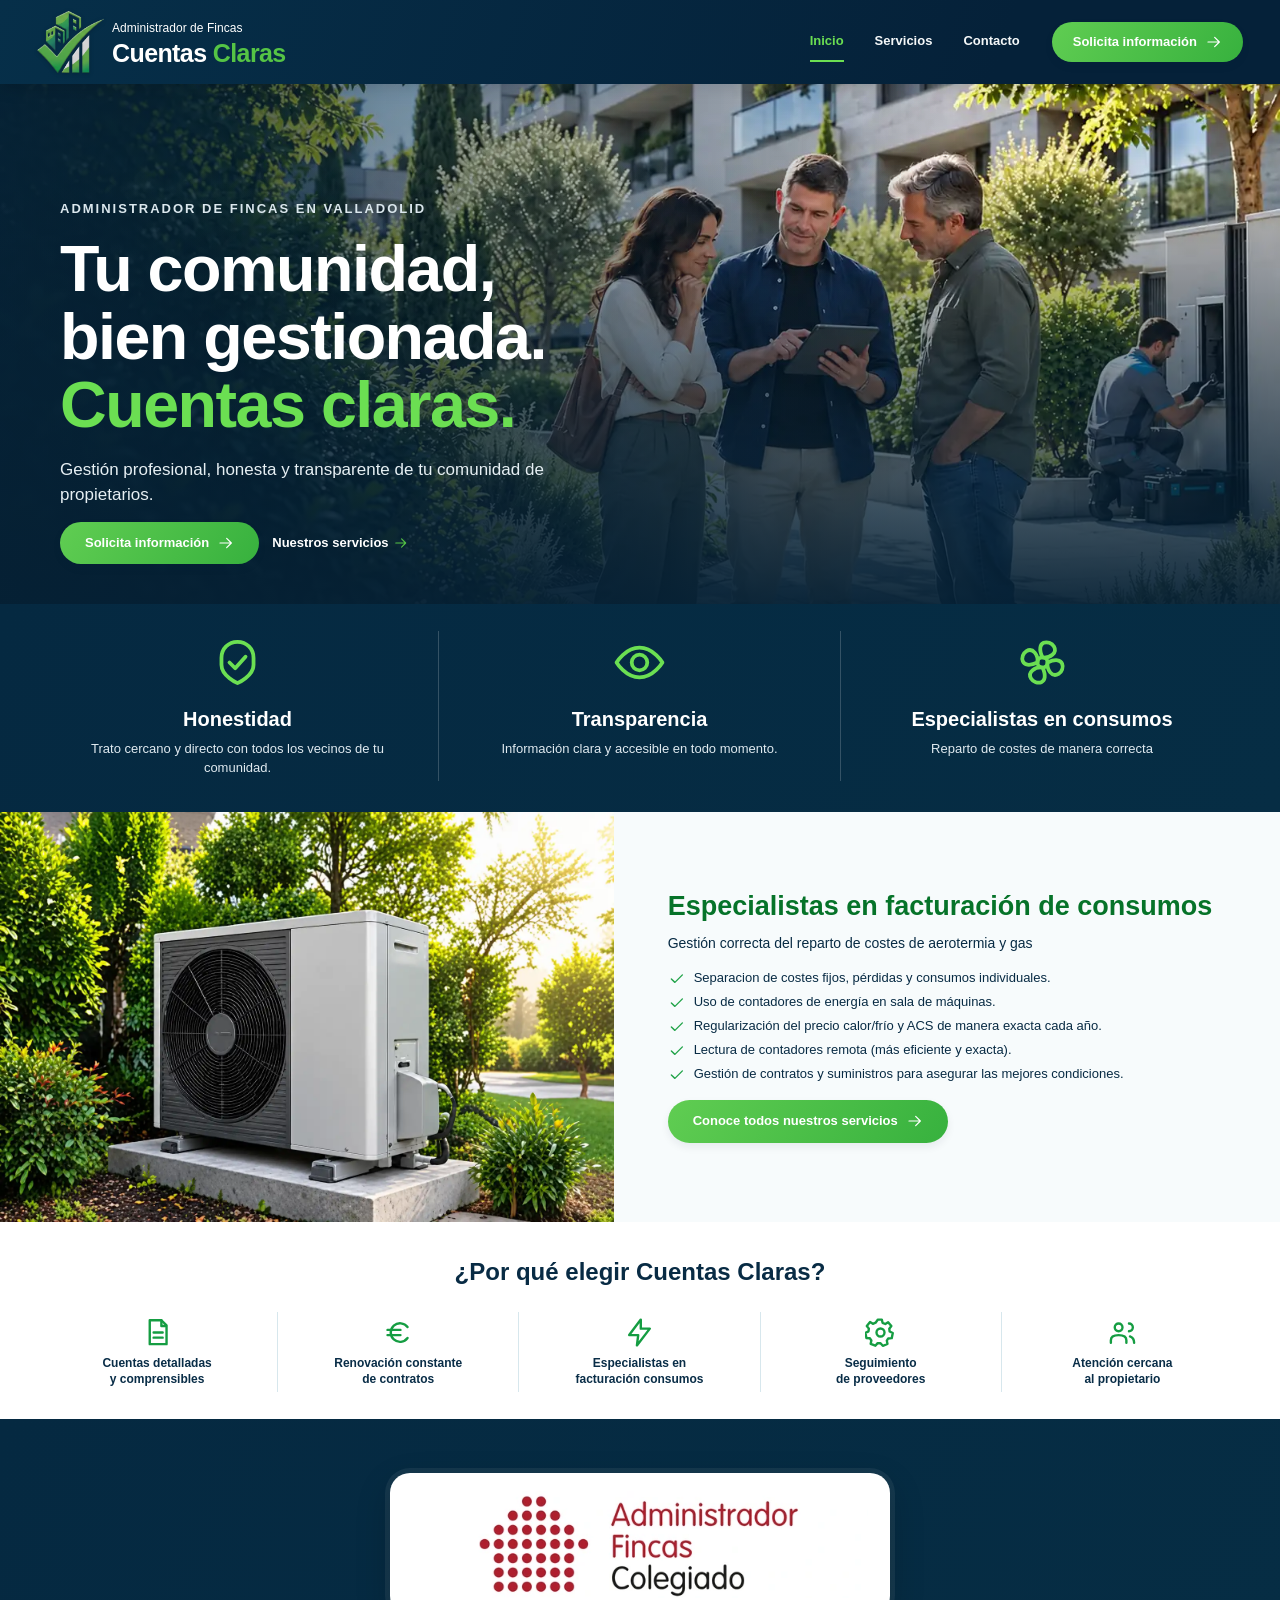
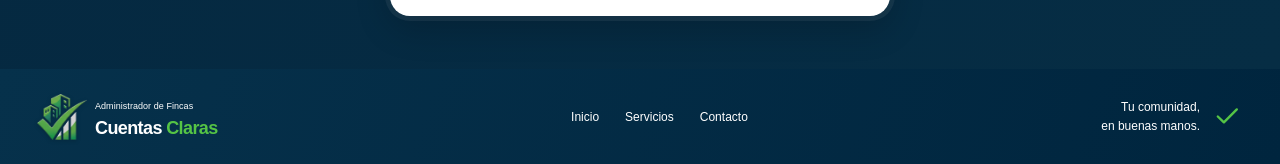
<file: index.html>
<!doctype html>
<html lang="es">

<head>
    <meta charset="utf-8" />
    <meta name="viewport" content="width=device-width,initial-scale=1" />
    <meta name="theme-color" content="#052d46" />
    <meta name="description"
        content="Administrador de Fincas en Valladolid Cuentas Claras. Gestion de comunidades de propietarios. Gestión integral, expertos en comunidades con aerotermia." />
    <title>Administrador de Fincas en Valladolid | Cuentas Claras</title>
    <link rel="stylesheet" href="styles.css" />
    <link rel="stylesheet" href="styles-landing.css" />
</head>

<body class="landing-page">
    <div class="shell">
        <header class="header">
            <div class="wrap navrow"><a class="brand" href="index.html" aria-label="Cuentas Claras, ir al inicio"><img
                        src="assets/isotipo-cuentas-claras.webp" alt="Administrador de Fincas Cuentas Claras"
                        class="brand-symbol" /><span><span class="brand-line">Administrador de Fincas</span><br /><span
                            class="brand-name">Cuentas
                            <span>Claras</span></span></span></a>
                <div class="navigation" id="site-navigation" data-mobile-navigation>
                    <nav class="navlinks" aria-label="Menú principal"><a href="index.html" class="active"
                            aria-current=page>Inicio</a><a href="servicios.html" class="">Servicios</a><a
                            href="contacto.html" class="">Contacto</a></nav><a class="button button-small"
                        href="contacto.html">Solicita información <svg class="icon" viewBox="0 0 24 24"
                            aria-hidden="true" fill="none" stroke="currentColor" stroke-width="1.85"
                            stroke-linecap="round" stroke-linejoin="round">
                            <path d="M3 12h17m-7-7 7 7-7 7" />
                        </svg></a>
                </div><button class="menu-button" data-menu-toggle aria-controls="site-navigation" aria-expanded="false"
                    aria-label="Abrir menú"><svg class="icon" viewBox="0 0 24 24" aria-hidden="true" fill="none"
                        stroke="currentColor" stroke-width="1.85" stroke-linecap="round" stroke-linejoin="round">
                        <path d="M3 6h18M3 12h18M3 18h18" />
                    </svg></button>
            </div>
        </header>
        <main>
            <section class="hero hero-home">
                <div class="hero-inner">
                    <div class="hero-copy">
                        <h1 class="eyebrow">Administrador de fincas en Valladolid</h1>
                        <h1>Tu comunidad,<br />bien gestionada.<br /><em>Cuentas claras.</em></h1>
                        <p>Gestión profesional, honesta y transparente de tu comunidad de propietarios.</p>
                        <div class="hero-actions"><a class="button" href="contacto.html">Solicita información <svg
                                    class="icon" viewBox="0 0 24 24" aria-hidden="true" fill="none"
                                    stroke="currentColor" stroke-width="1.85" stroke-linecap="round"
                                    stroke-linejoin="round">
                                    <path d="M3 12h17m-7-7 7 7-7 7" />
                                </svg></a><a class="hero-link" href="servicios.html">Nuestros servicios <svg
                                    class="icon" viewBox="0 0 24 24" aria-hidden="true" fill="none"
                                    stroke="currentColor" stroke-width="1.85" stroke-linecap="round"
                                    stroke-linejoin="round">
                                    <path d="M3 12h17m-7-7 7 7-7 7" />
                                </svg></a></div>
                    </div>
                    <div class="hero-media"><img src="assets/landing-cabecera.webp"
                            alt="Administrador de fincas colegiado en Valladolid" loading="lazy"
                            fetchpriority="high" /></div>
                </div>
            </section>
            <section class="values-bar" aria-label="Nuestros valores">
                <div class="wrap value-grid">
                    <div class="value"><svg class="icon" viewBox="0 0 24 24" aria-hidden="true" fill="none"
                            stroke="currentColor" stroke-width="1.85" stroke-linecap="round" stroke-linejoin="round">
                            <path d="M12 3c-4 0-7 3-7 7v3c0 5 7 8 7 8s7-3 7-8v-3c0-4-3-7-7-7Z" />
                            <path d="m8.5 12 2.5 2.5 4.5-5" />
                        </svg>
                        <h2>Honestidad</h2>
                        <p>Trato cercano y directo con todos los vecinos de tu comunidad.</p>
                    </div>
                    <div class="value"><svg class="icon" viewBox="0 0 24 24" aria-hidden="true" fill="none"
                            stroke="currentColor" stroke-width="1.85" stroke-linecap="round" stroke-linejoin="round">
                            <path d="M2 12s3.8-6.5 10-6.5S22 12 22 12s-3.8 6.5-10 6.5S2 12 2 12Z" />
                            <circle cx="12" cy="12" r="3.4" />
                        </svg>
                        <h2>Transparencia</h2>
                        <p>Información clara y accesible en todo momento.</p>
                    </div>
                    <div class="value"><svg class="icon" viewBox="0 0 24 24" aria-hidden="true" fill="none"
                            stroke="currentColor" stroke-width="1.85" stroke-linecap="round" stroke-linejoin="round">
                            <circle cx="12" cy="12" r="2.2" />
                            <path
                                d="M12 9.8C8.5 2.2 15.2 2 17 5c1.7 2.9-1.9 5.2-5 4.8ZM14.2 12C21.8 8.5 22 15.2 19 17c-2.9 1.7-5.2-1.9-4.8-5ZM12 14.2C15.5 21.8 8.8 22 7 19c-1.7-2.9 1.9-5.2 5-4.8ZM9.8 12C2.2 15.5 2 8.8 5 7c2.9-1.7 5.2 1.9 4.8 5Z" />
                        </svg>
                        <h2>Especialistas en consumos</h2>
                        <p>Reparto de costes de manera correcta</p>
                    </div>
                </div>
            </section>
            <section class="specialty-feature" aria-labelledby="aero-home">
                <div class="photo"><img src="assets/aerotermia-jardin.webp"
                        alt="Especialistas en aerotermia" loading="lazy" /></div>
                <div class="specialty-copy">
                    <h2 id="aero-home">Especialistas en facturación de consumos</h2>
                    <p>Gestión correcta del reparto de costes de aerotermia y gas</p>
                    <ul class="tick-list">
                        <li><svg class="icon" viewBox="0 0 24 24" aria-hidden="true" fill="none" stroke="currentColor"
                                stroke-width="1.85" stroke-linecap="round" stroke-linejoin="round">
                                <path d="m4.5 12 4.7 4.5 10-10" />
                            </svg> Separacion de costes fijos, pérdidas y consumos individuales.</li>
                        <li><svg class="icon" viewBox="0 0 24 24" aria-hidden="true" fill="none" stroke="currentColor"
                                stroke-width="1.85" stroke-linecap="round" stroke-linejoin="round">
                                <path d="m4.5 12 4.7 4.5 10-10" />
                            </svg> Uso de contadores de energía en sala de máquinas.</li>
                        <li><svg class="icon" viewBox="0 0 24 24" aria-hidden="true" fill="none" stroke="currentColor"
                                stroke-width="1.85" stroke-linecap="round" stroke-linejoin="round">
                                <path d="m4.5 12 4.7 4.5 10-10" />
                            </svg> Regularización del precio calor/frío y ACS de manera exacta cada año.</li>
                        <li><svg class="icon" viewBox="0 0 24 24" aria-hidden="true" fill="none" stroke="currentColor"
                                stroke-width="1.85" stroke-linecap="round" stroke-linejoin="round">
                                <path d="m4.5 12 4.7 4.5 10-10" />
                            </svg> Lectura de contadores remota (más eficiente y exacta).</li>
                        <li><svg class="icon" viewBox="0 0 24 24" aria-hidden="true" fill="none" stroke="currentColor"
                                stroke-width="1.85" stroke-linecap="round" stroke-linejoin="round">
                                <path d="m4.5 12 4.7 4.5 10-10" />
                            </svg> Gestión de contratos y suministros para asegurar las mejores condiciones.</li>
                    </ul><a class="button" href="servicios.html">Conoce todos nuestros
                        servicios
                        <svg class="icon" viewBox="0 0 24 24" aria-hidden="true" fill="none" stroke="currentColor"
                            stroke-width="1.85" stroke-linecap="round" stroke-linejoin="round">
                            <path d="M3 12h17m-7-7 7 7-7 7" />
                        </svg></a>
                </div>
            </section>
            <section class="why">
                <div class="wrap">
                    <h2>¿Por qué elegir Cuentas Claras?</h2>
                    <div class="benefits">
                        <div class="benefit"><svg class="icon" viewBox="0 0 24 24" aria-hidden="true" fill="none"
                                stroke="currentColor" stroke-width="1.85" stroke-linecap="round"
                                stroke-linejoin="round">
                                <path d="M6 2.5h9l4 4V21H6Z" />
                                <path d="M15 2.5V7h3M9 12h7m-7 4h7" />
                            </svg><span>Cuentas detalladas<br />y comprensibles</span></div>
                        <div class="benefit"><svg class="icon" viewBox="0 0 24 24" aria-hidden="true" fill="none"
                                stroke="currentColor" stroke-width="1.85" stroke-linecap="round"
                                stroke-linejoin="round">
                                <path d="M19 7.8a7.2 7.2 0 1 0 0 8.5M3.5 10h10m-10 4h10" />
                            </svg><span>Renovación constante <br />de contratos</span></div>
                        <div class="benefit"><svg class="icon" viewBox="0 0 24 24" aria-hidden="true" fill="none"
                                stroke="currentColor" stroke-width="1.85" stroke-linecap="round"
                                stroke-linejoin="round">
                                <path d="m13 2-9 12h7l-1 8 10-13h-7Z" />
                            </svg><span>Especialistas en<br />facturación consumos</span></div>
                        <div class="benefit"><svg class="icon" viewBox="0 0 24 24" aria-hidden="true" fill="none"
                                stroke="currentColor" stroke-width="1.85" stroke-linecap="round"
                                stroke-linejoin="round">
                                <path
                                    d="M10 2h3l.6 2.5 2.1.9 2.2-1.4 2.5 3-1.6 2.1.3 2.1 2.4 1.2-.8 4-2.7.2-1.1 1.7.5 2.6-3.6 1.4-1.8-2-2.2-.1-1.8 2-3.6-1.4.5-2.6-1.1-1.7-2.7-.2-.8-4 2.4-1.2.3-2.1-1.6-2.1 2.5-3 2.2 1.4 2.1-.9Z" />
                                <circle cx="12" cy="12" r="3.1" />
                            </svg><span>Seguimiento<br />de proveedores</span></div>
                        <div class="benefit"><svg class="icon" viewBox="0 0 24 24" aria-hidden="true" fill="none"
                                stroke="currentColor" stroke-width="1.85" stroke-linecap="round"
                                stroke-linejoin="round">
                                <circle cx="9" cy="8" r="3" />
                                <path
                                    d="M3 20v-2c0-3 2.7-4 6-4s6 1 6 4v2M17 5a3 3 0 0 1 0 6m.8 4c2.2.8 3.2 2.3 3.2 5" />
                            </svg><span>Atención cercana<br />al propietario</span></div>
                    </div>
                </div>
            </section>
            <!--
            <section class="cta-photo">
                <div class="wrap">
                    <h2>¿Quieres una gestión más transparente<br />de tu comunidad?</h2>
                    <p>Solicita una primera consulta sin compromiso.</p><a class="button" href="contacto.html">Solicita
                        información <svg class="icon" viewBox="0 0 24 24" aria-hidden="true" fill="none"
                            stroke="currentColor" stroke-width="1.85" stroke-linecap="round" stroke-linejoin="round">
                            <path d="M3 12h17m-7-7 7 7-7 7" />
                        </svg></a>
                </div>
            </section>
            -->
            <section class="sello-colegiado">
                <img src="assets/sello-colegiado-largo.webp" alt="Administrador de fincas colegiado en Valladolid" loading="lazy">
            </section>
        </main>
        <footer class="footer">
            <div class="wrap footer-inner"><a class="brand" href="index.html"
                    aria-label="Cuentas Claras, ir al inicio"><img src="assets/isotipo-cuentas-claras.webp" alt="Administrador de Fincas Cuentas Claras"
                        class="brand-symbol" /><span><span class="brand-line">Administrador de Fincas</span><br /><span
                            class="brand-name">Cuentas <span>Claras</span></span></span></a>
                <nav aria-label="Enlaces de pie de página"><a href="index.html">Inicio</a><a
                        href="servicios.html">Servicios</a><a href="contacto.html">Contacto</a></nav>
                <div class="footer-end">Tu comunidad,<br />en buenas manos. <svg class="icon" viewBox="0 0 24 24"
                        aria-hidden="true" fill="none" stroke="currentColor" stroke-width="1.85" stroke-linecap="round"
                        stroke-linejoin="round">
                        <path d="m4.5 12 4.7 4.5 10-10" />
                    </svg></div>
            </div>
        </footer>
        <a class="floating-whatsapp"
            href="https://wa.me/34648108919?text=Hola%20Juan%2C%20estoy%20buscando%20administrador%20y%20me%20gustar%C3%ADa%20saber%20m%C3%A1s%20de%20vuestros%20servicios."
            target="_blank" rel="noopener noreferrer" aria-label="Escríbeme por WhatsApp"><svg viewBox="0 0 32 32"
                aria-hidden="true">
                <path fill="currentColor"
                    d="M16.02 2.7C8.69 2.7 2.72 8.66 2.72 16c0 2.32.61 4.59 1.75 6.59L2.62 29.3l6.87-1.8A13.2 13.2 0 0 0 16 29.27c7.34 0 13.32-5.97 13.32-13.32S23.36 2.7 16.02 2.7Zm0 24.33c-2.05 0-4.06-.55-5.81-1.6l-.42-.25-4.08 1.07 1.09-3.98-.28-.43a11.02 11.02 0 0 1-1.7-5.84c0-6.18 5.02-11.2 11.2-11.2 6.17 0 11.19 5.02 11.19 11.2 0 6.17-5.02 11.2-11.19 11.2Zm6.14-8.39c-.34-.17-1.98-.97-2.29-1.08-.3-.11-.52-.17-.74.17-.22.33-.85 1.08-1.04 1.3-.19.22-.39.25-.73.08-.33-.17-1.41-.52-2.69-1.66-.99-.88-1.66-1.98-1.85-2.31-.19-.33-.02-.51.14-.67.15-.15.33-.39.5-.58.17-.19.22-.33.33-.55.11-.22.06-.42-.03-.58-.08-.17-.74-1.78-1.02-2.44-.27-.64-.54-.55-.74-.56h-.63c-.22 0-.58.08-.88.42-.3.33-1.16 1.13-1.16 2.75 0 1.61 1.19 3.17 1.35 3.39.17.22 2.33 3.56 5.65 4.99.79.34 1.41.54 1.89.69.79.25 1.52.21 2.09.13.64-.1 1.98-.81 2.25-1.59.28-.77.28-1.44.2-1.59-.08-.14-.3-.22-.63-.39Z" />
            </svg></a>
    </div>
    <script>window.MENU_CLOSE_ICON = "<svg class=\"icon\" viewBox=\"0 0 24 24\" aria-hidden=\"true\" fill=\"none\" stroke=\"currentColor\" stroke-width=\"1.85\" stroke-linecap=\"round\" stroke-linejoin=\"round\" ><path d=\"M5 5 19 19M19 5 5 19\"/></svg>"; window.MENU_OPEN_ICON = "<svg class=\"icon\" viewBox=\"0 0 24 24\" aria-hidden=\"true\" fill=\"none\" stroke=\"currentColor\" stroke-width=\"1.85\" stroke-linecap=\"round\" stroke-linejoin=\"round\" ><path d=\"M3 6h18M3 12h18M3 18h18\"/></svg>";</script>
    <script defer src="app.js"></script>
</body>

</html>
</file>
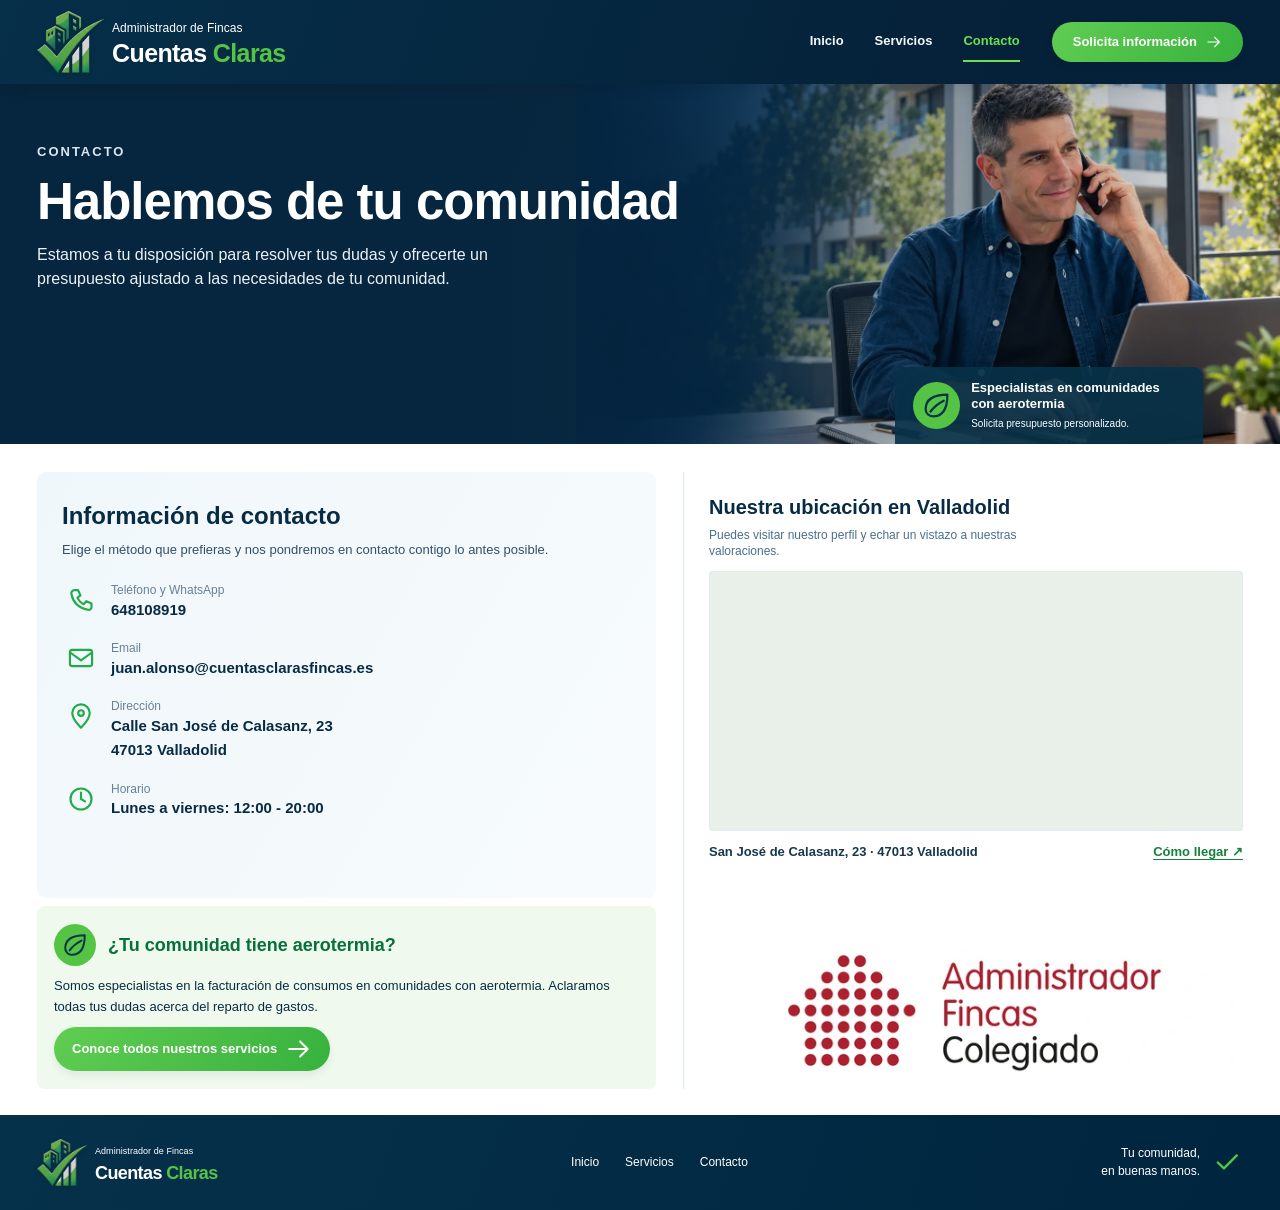
<file: contacto.html>
<!doctype html>
<html lang="es">

<head>
    <meta charset="utf-8" />
    <meta name="viewport" content="width=device-width,initial-scale=1" />
    <meta name="theme-color" content="#052d46" />
    <meta name="description"
        content="Administrador de Fincas en Valladolid Cuentas Claras. Gestion de comunidades de propietarios. Gestión integral, expertos en comunidades con aerotermia." />
    <title>Administrador de Fincas en Valladolid | Cuentas Claras</title>
    <link rel="stylesheet" href="styles.css" />
</head>

<body>
    <div class="shell">
        <header class="header">
            <div class="wrap navrow"><a class="brand" href="index.html" aria-label="Cuentas Claras, ir al inicio"><img
                        src="assets/isotipo-cuentas-claras.webp" alt="Administrador de Fincas Cuentas Claras"
                        class="brand-symbol" /><span><span class="brand-line">Administrador de Fincas</span><br /><span
                            class="brand-name">Cuentas
                            <span>Claras</span></span></span></a>
                <div class="navigation" id="site-navigation" data-mobile-navigation>
                    <nav class="navlinks" aria-label="Menú principal"><a href="index.html" class="">Inicio</a><a
                            href="servicios.html" class="">Servicios</a><a href="contacto.html" class="active"
                            aria-current=page>Contacto</a></nav><a class="button button-small"
                        href="contacto.html">Solicita información <svg class="icon" viewBox="0 0 24 24"
                            aria-hidden="true" fill="none" stroke="currentColor" stroke-width="1.85"
                            stroke-linecap="round" stroke-linejoin="round">
                            <path d="M3 12h17m-7-7 7 7-7 7" />
                        </svg></a>
                </div><button class="menu-button" data-menu-toggle aria-controls="site-navigation" aria-expanded="false"
                    aria-label="Abrir menú"><svg class="icon" viewBox="0 0 24 24" aria-hidden="true" fill="none"
                        stroke="currentColor" stroke-width="1.85" stroke-linecap="round" stroke-linejoin="round">
                        <path d="M3 6h18M3 12h18M3 18h18" />
                    </svg></button>
            </div>
        </header>
        <main>
            <section class="page-hero contact-hero">
                <div class="wrap"><span class="eyebrow">Contacto</span>
                    <h1>Hablemos de tu comunidad</h1>
                    <p>Estamos a tu disposición para resolver tus dudas y ofrecerte un presupuesto ajustado a las
                        necesidades de tu comunidad.</p>
                </div>
                <aside class="contact-mini">
                    <div class="circle-icon"><svg class="icon" viewBox="0 0 24 24" aria-hidden="true" fill="none"
                            stroke="currentColor" stroke-width="1.85" stroke-linecap="round" stroke-linejoin="round">
                            <path d="M21 3C9 3 3 7.5 3 15a6 6 0 0 0 6 6C16.5 21 21 15 21 3Z" />
                            <path d="M7 17c3-4 7-7 11-9" />
                        </svg></div>
                    <div><b>Especialistas en comunidades con aerotermia</b><small>Solicita presupuesto personalizado.</small>
                    </div>
                </aside>
            </section>
            <section class="contact-area">
                <div class="wrap contact-grid">
                    <div class="contact-left">
                        <div class="form-panel">
                            <h2>Información de contacto</h2>
                            <p>Elige el método que prefieras y nos pondremos en contacto contigo lo antes posible.</p>
                            <div class="contact-info">
                                <div class="contact-item"><svg class="icon" viewBox="0 0 24 24" aria-hidden="true"
                                        fill="none" stroke="currentColor" stroke-width="1.85" stroke-linecap="round"
                                        stroke-linejoin="round">
                                        <path
                                            d="M6.5 3.5h3l2 4.5-2.5 2c1 2.5 3 4.6 5.5 5.6l2-2.6 4.5 2v3c0 1.7-1.4 2.7-3 2.4C10 18.8 5.2 14 3.8 7c-.4-1.6.6-3.5 2.7-3.5Z" />
                                    </svg>
                                    <div><span>Teléfono y WhatsApp</span><strong>648108919</strong></div>
                                </div>
                                <div class="contact-item"><svg class="icon" viewBox="0 0 24 24" aria-hidden="true"
                                        fill="none" stroke="currentColor" stroke-width="1.85" stroke-linecap="round"
                                        stroke-linejoin="round">
                                        <rect x="2.5" y="5" width="19" height="14" rx="2" />
                                        <path d="m3 7.5 9 6.5 9-6.5" />
                                    </svg>
                                    <div><span>Email</span><strong>juan.alonso@cuentasclarasfincas.es</strong></div>
                                </div>
                                <div class="contact-item"><svg class="icon" viewBox="0 0 24 24" aria-hidden="true"
                                        fill="none" stroke="currentColor" stroke-width="1.85" stroke-linecap="round"
                                        stroke-linejoin="round">
                                        <path d="M12 22s7.5-7.3 7.5-12.5a7.5 7.5 0 1 0-15 0C4.5 14.7 12 22 12 22Z" />
                                        <circle cx="12" cy="9.5" r="2.4" />
                                    </svg>
                                    <div><span>Dirección</span><strong>Calle San José de Calasanz, 23<br />47013
                                            Valladolid</strong></div>
                                </div>
                                <div class="contact-item"><svg class="icon" viewBox="0 0 24 24" aria-hidden="true"
                                        fill="none" stroke="currentColor" stroke-width="1.85" stroke-linecap="round"
                                        stroke-linejoin="round">
                                        <circle cx="12" cy="12" r="9" />
                                        <path d="M12 6.5V12l3.5 2" />
                                    </svg>
                                    <div><span>Horario</span><strong>Lunes a viernes: 12:00 - 20:00</strong></div>
                                </div>
                            </div>
                        </div>
                        <div class="contact-side-aero">
                            <div class="contact-side-aero-head">
                                <div class="circle-icon"><svg class="icon" viewBox="0 0 24 24" aria-hidden="true"
                                        fill="none" stroke="currentColor" stroke-width="1.85" stroke-linecap="round"
                                        stroke-linejoin="round">
                                        <path d="M21 3C9 3 3 7.5 3 15a6 6 0 0 0 6 6C16.5 21 21 15 21 3Z" />
                                        <path d="M7 17c3-4 7-7 11-9" />
                                    </svg></div>
                                <h3>¿Tu comunidad tiene aerotermia?</h3>
                            </div>
                            <p>Somos especialistas en la facturación de consumos en comunidades con aerotermia. Aclaramos todas tus dudas acerca del reparto de gastos.</p><a class="button"
                                href="servicios.html">Conoce todos nuestros servicios <svg class="icon"
                                    viewBox="0 0 24 24" aria-hidden="true" fill="none" stroke="currentColor"
                                    stroke-width="1.85" stroke-linecap="round" stroke-linejoin="round">
                                    <path d="M3 12h17m-7-7 7 7-7 7" />
                                </svg></a>
                        </div>
                    </div>
                    <div class="contact-right">
                        <div class="contact-location">
                            <h2>Nuestra ubicación en Valladolid</h2>
                            <p>Puedes visitar nuestro perfil y echar un vistazo a nuestras valoraciones.
                            </p>
                            <div class="map-placeholder map-google"> <iframe
                                    title="Mapa de la oficina de Administrador de Fincas Cuentas Claras, Calle San José de Calasanz 23, Valladolid"
                                    src="https://www.google.com/maps/embed?pb=!1m18!1m12!1m3!1d2981.7453803496487!2d-4.720521322750156!3d41.63963478030933!2m3!1f0!2f0!3f0!3m2!1i1024!2i768!4f13.1!3m3!1m2!1s0xd4713127448f6a7%3A0x7d840e26a45ee59e!2sAdministrador%20de%20fincas%20Cuentas%20Claras!5e0!3m2!1sen!2sus!4v1792591683239!5m2!1sen!2sus;output=embed"
                                    loading="lazy" allowfullscreen referrerpolicy="no-referrer-when-downgrade"
                                    aria-label="Mapa interactivo de Google Maps"></iframe>
                            </div>
                            <div class="map-details"><strong>San José de Calasanz, 23 · 47013 Valladolid</strong><a
                                    href="https://www.google.com/maps/dir/?api=1&amp;destination=San%20Jos%C3%A9%20de%20Calasanz%2023%2C%2047013%20Valladolid%2C%20Espa%C3%B1a"
                                    target="_blank" rel="noopener noreferrer">Cómo llegar <span
                                        aria-hidden="true">↗</span></a></div>
                        </div>
                        <img class="contact-side-photo" src="assets/sello-colegiado-largo.webp"
                            alt="Administrador de fincas colegiado en Valladolid" loading="lazy" />
                    </div>
                </div>
            </section>
        </main>
        <footer class="footer">
            <div class="wrap footer-inner"><a class="brand" href="index.html"
                    aria-label="Cuentas Claras, ir al inicio"><img src="assets/isotipo-cuentas-claras.webp" alt="Administrador de Fincas Cuentas Claras"
                        class="brand-symbol" /><span><span class="brand-line">Administrador de Fincas</span><br /><span
                            class="brand-name">Cuentas <span>Claras</span></span></span></a>
                <nav aria-label="Enlaces de pie de página"><a href="index.html">Inicio</a><a
                        href="servicios.html">Servicios</a><a href="contacto.html">Contacto</a></nav>
                <div class="footer-end">Tu comunidad,<br />en buenas manos. <svg class="icon" viewBox="0 0 24 24"
                        aria-hidden="true" fill="none" stroke="currentColor" stroke-width="1.85" stroke-linecap="round"
                        stroke-linejoin="round">
                        <path d="m4.5 12 4.7 4.5 10-10" />
                    </svg></div>
            </div>
        </footer>
        <a class="floating-whatsapp"
            href="https://wa.me/34648108919?text=Hola%20Juan%2C%20estoy%20buscando%20administrador%20y%20me%20gustar%C3%ADa%20saber%20m%C3%A1s%20de%20vuestros%20servicios."
            target="_blank" rel="noopener noreferrer" aria-label="Escríbeme por WhatsApp"><svg viewBox="0 0 32 32"
                aria-hidden="true">
                <path fill="currentColor"
                    d="M16.02 2.7C8.69 2.7 2.72 8.66 2.72 16c0 2.32.61 4.59 1.75 6.59L2.62 29.3l6.87-1.8A13.2 13.2 0 0 0 16 29.27c7.34 0 13.32-5.97 13.32-13.32S23.36 2.7 16.02 2.7Zm0 24.33c-2.05 0-4.06-.55-5.81-1.6l-.42-.25-4.08 1.07 1.09-3.98-.28-.43a11.02 11.02 0 0 1-1.7-5.84c0-6.18 5.02-11.2 11.2-11.2 6.17 0 11.19 5.02 11.19 11.2 0 6.17-5.02 11.2-11.19 11.2Zm6.14-8.39c-.34-.17-1.98-.97-2.29-1.08-.3-.11-.52-.17-.74.17-.22.33-.85 1.08-1.04 1.3-.19.22-.39.25-.73.08-.33-.17-1.41-.52-2.69-1.66-.99-.88-1.66-1.98-1.85-2.31-.19-.33-.02-.51.14-.67.15-.15.33-.39.5-.58.17-.19.22-.33.33-.55.11-.22.06-.42-.03-.58-.08-.17-.74-1.78-1.02-2.44-.27-.64-.54-.55-.74-.56h-.63c-.22 0-.58.08-.88.42-.3.33-1.16 1.13-1.16 2.75 0 1.61 1.19 3.17 1.35 3.39.17.22 2.33 3.56 5.65 4.99.79.34 1.41.54 1.89.69.79.25 1.52.21 2.09.13.64-.1 1.98-.81 2.25-1.59.28-.77.28-1.44.2-1.59-.08-.14-.3-.22-.63-.39Z" />
            </svg></a>
    </div>
    <script>window.MENU_CLOSE_ICON = "<svg class=\"icon\" viewBox=\"0 0 24 24\" aria-hidden=\"true\" fill=\"none\" stroke=\"currentColor\" stroke-width=\"1.85\" stroke-linecap=\"round\" stroke-linejoin=\"round\" ><path d=\"M5 5 19 19M19 5 5 19\"/></svg>"; window.MENU_OPEN_ICON = "<svg class=\"icon\" viewBox=\"0 0 24 24\" aria-hidden=\"true\" fill=\"none\" stroke=\"currentColor\" stroke-width=\"1.85\" stroke-linecap=\"round\" stroke-linejoin=\"round\" ><path d=\"M3 6h18M3 12h18M3 18h18\"/></svg>";</script>
    <script defer src="app.js"></script>
</body>

</html>
</file>
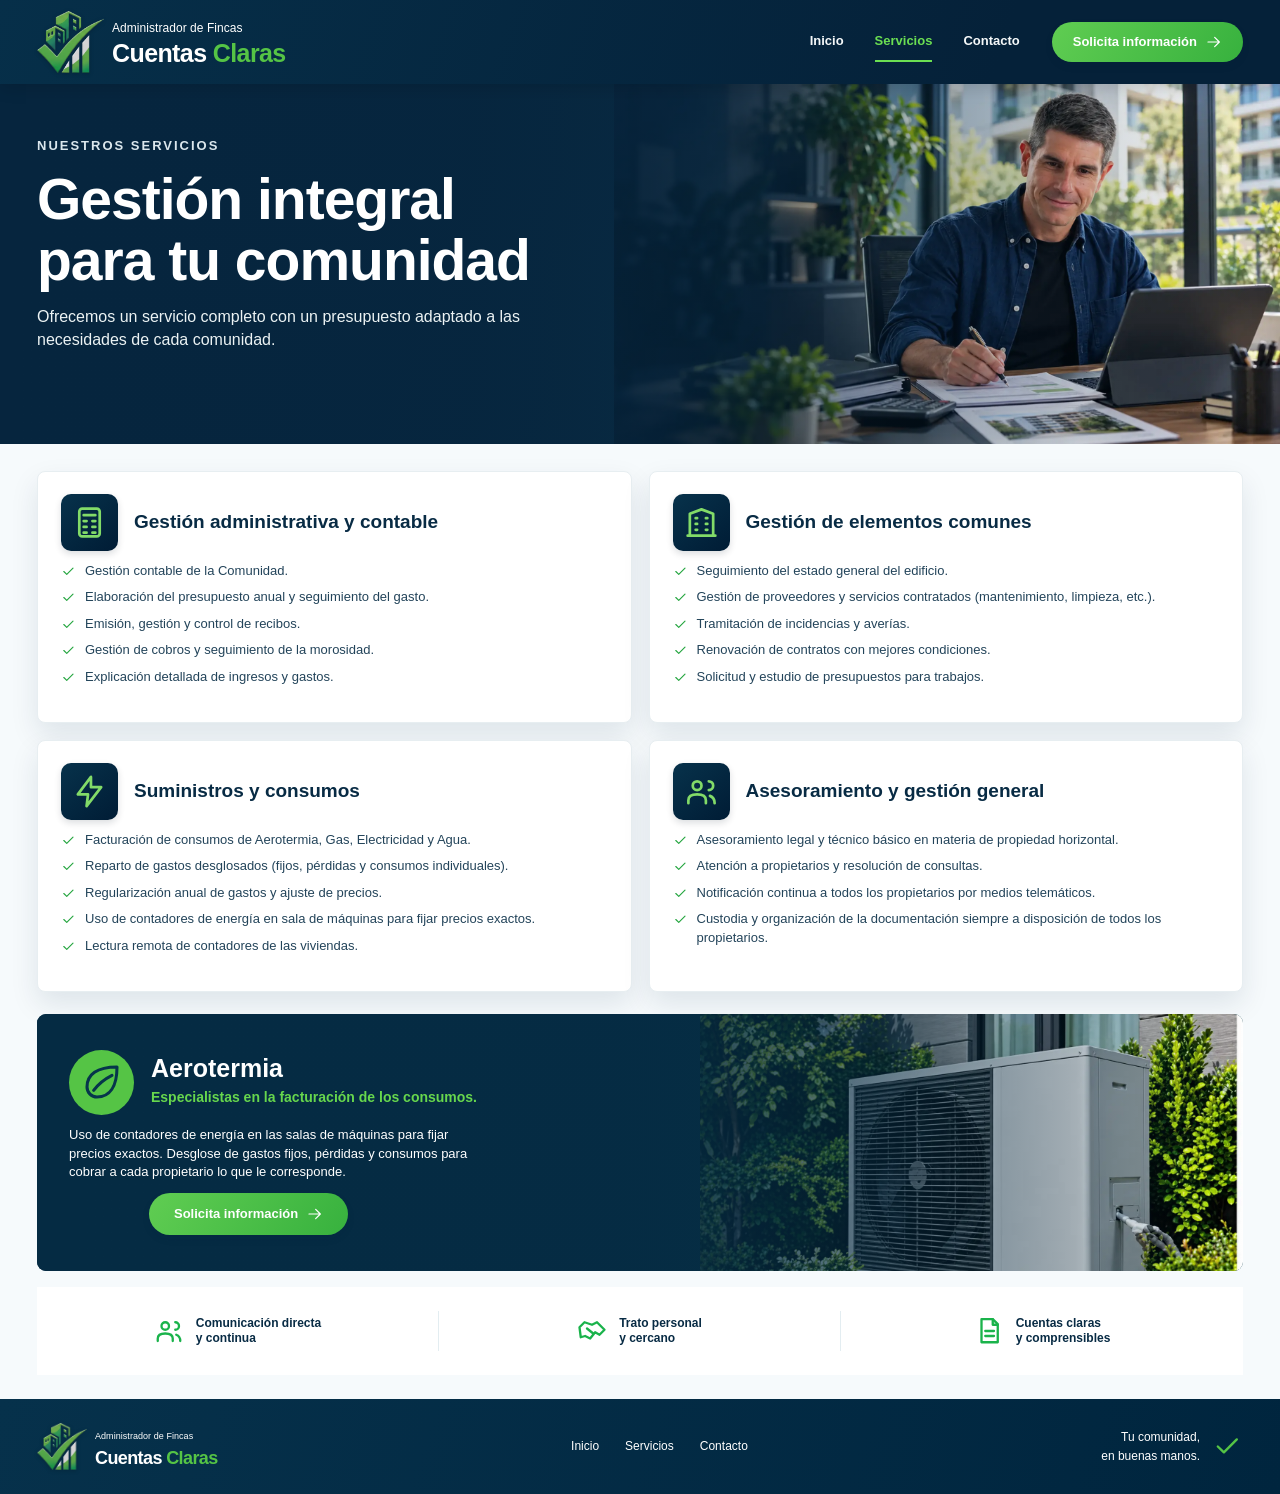
<file: servicios.html>
<!doctype html>
<html lang="es">

<head>
    <meta charset="utf-8" />
    <meta name="viewport" content="width=device-width,initial-scale=1" />
    <meta name="theme-color" content="#052d46" />
    <meta name="description"
        content="Administrador de Fincas en Valladolid Cuentas Claras. Gestion de comunidades de propietarios. Gestión integral, expertos en comunidades con aerotermia." />
    <title>Administrador de Fincas en Valladolid | Cuentas Claras</title>
    <link rel="stylesheet" href="styles.css" />
</head>

<body>
    <div class="shell">
        <header class="header">
            <div class="wrap navrow"><a class="brand" href="index.html" aria-label="Cuentas Claras, ir al inicio"><img
                        src="assets/isotipo-cuentas-claras.webp" alt="Administrador de Fincas Cuentas Claras"
                        class="brand-symbol" /><span><span class="brand-line">Administrador de Fincas</span><br /><span
                            class="brand-name">Cuentas
                            <span>Claras</span></span></span></a>
                <div class="navigation" id="site-navigation" data-mobile-navigation>
                    <nav class="navlinks" aria-label="Menú principal"><a href="index.html" class="">Inicio</a><a
                            href="servicios.html" class="active" aria-current=page>Servicios</a><a href="contacto.html"
                            class="">Contacto</a></nav><a class="button button-small" href="contacto.html">Solicita
                        información <svg class="icon" viewBox="0 0 24 24" aria-hidden="true" fill="none"
                            stroke="currentColor" stroke-width="1.85" stroke-linecap="round" stroke-linejoin="round">
                            <path d="M3 12h17m-7-7 7 7-7 7" />
                        </svg></a>
                </div><button class="menu-button" data-menu-toggle aria-controls="site-navigation" aria-expanded="false"
                    aria-label="Abrir menú"><svg class="icon" viewBox="0 0 24 24" aria-hidden="true" fill="none"
                        stroke="currentColor" stroke-width="1.85" stroke-linecap="round" stroke-linejoin="round">
                        <path d="M3 6h18M3 12h18M3 18h18" />
                    </svg></button>
            </div>
        </header>
        <main>
            <section class="page-hero">
                <div class="wrap"><span class="eyebrow">Nuestros servicios</span>
                    <h1>Gestión integral<br />para tu comunidad</h1>
                    <p>Ofrecemos un servicio completo con un presupuesto adaptado a las necesidades de cada comunidad.
                    </p>
                </div>
            </section>
            <section class="services-area">
                <div class="wrap">
                    <div class="service-grid">
                        <article class="service-card">
                            <div class="service-head">
                                <div class="service-icon"><svg class="icon" viewBox="0 0 24 24" aria-hidden="true"
                                        fill="none" stroke="currentColor" stroke-width="1.85" stroke-linecap="round"
                                        stroke-linejoin="round">
                                        <rect x="5" y="2.5" width="14" height="19" rx="2" />
                                        <path d="M8 7h8M8 11h2m4 0h2M8 15h2m4 0h2M8 19h2m4 0h2" />
                                    </svg></div>
                                <h2>Gestión administrativa y contable</h2>
                            </div>
                            <ul>
                                <li><svg class="icon" viewBox="0 0 24 24" aria-hidden="true" fill="none"
                                        stroke="currentColor" stroke-width="1.85" stroke-linecap="round"
                                        stroke-linejoin="round">
                                        <path d="m4.5 12 4.7 4.5 10-10" />
                                    </svg>Gestión contable de la Comunidad.</li>
                                <li><svg class="icon" viewBox="0 0 24 24" aria-hidden="true" fill="none"
                                        stroke="currentColor" stroke-width="1.85" stroke-linecap="round"
                                        stroke-linejoin="round">
                                        <path d="m4.5 12 4.7 4.5 10-10" />
                                    </svg>Elaboración del presupuesto anual y seguimiento del gasto.</li>
                                <li><svg class="icon" viewBox="0 0 24 24" aria-hidden="true" fill="none"
                                        stroke="currentColor" stroke-width="1.85" stroke-linecap="round"
                                        stroke-linejoin="round">
                                        <path d="m4.5 12 4.7 4.5 10-10" />
                                    </svg>Emisión, gestión y control de recibos.</li>
                                <li><svg class="icon" viewBox="0 0 24 24" aria-hidden="true" fill="none"
                                        stroke="currentColor" stroke-width="1.85" stroke-linecap="round"
                                        stroke-linejoin="round">
                                        <path d="m4.5 12 4.7 4.5 10-10" />
                                    </svg>Gestión de cobros y seguimiento de la morosidad.</li>
                                <li><svg class="icon" viewBox="0 0 24 24" aria-hidden="true" fill="none"
                                        stroke="currentColor" stroke-width="1.85" stroke-linecap="round"
                                        stroke-linejoin="round">
                                        <path d="m4.5 12 4.7 4.5 10-10" />
                                    </svg>Explicación detallada de ingresos y gastos.</li>
                            </ul>
                        </article>
                        <article class="service-card">
                            <div class="service-head">
                                <div class="service-icon"><svg class="icon" viewBox="0 0 24 24" aria-hidden="true"
                                        fill="none" stroke="currentColor" stroke-width="1.85" stroke-linecap="round"
                                        stroke-linejoin="round">
                                        <path d="M4 21V6l8-3 8 3v15M2.5 21h19" />
                                        <path d="M8 9h1m6 0h1M8 13h1m6 0h1M8 17h1m6 0h1" />
                                    </svg></div>
                                <h2>Gestión de elementos comunes</h2>
                            </div>
                            <ul>
                                <li><svg class="icon" viewBox="0 0 24 24" aria-hidden="true" fill="none"
                                        stroke="currentColor" stroke-width="1.85" stroke-linecap="round"
                                        stroke-linejoin="round">
                                        <path d="m4.5 12 4.7 4.5 10-10" />
                                    </svg>Seguimiento del estado general del edificio.</li>
                                <li><svg class="icon" viewBox="0 0 24 24" aria-hidden="true" fill="none"
                                        stroke="currentColor" stroke-width="1.85" stroke-linecap="round"
                                        stroke-linejoin="round">
                                        <path d="m4.5 12 4.7 4.5 10-10" />
                                    </svg>Gestión de proveedores y servicios contratados (mantenimiento,
                                    limpieza, etc.).</li>
                                <li><svg class="icon" viewBox="0 0 24 24" aria-hidden="true" fill="none"
                                        stroke="currentColor" stroke-width="1.85" stroke-linecap="round"
                                        stroke-linejoin="round">
                                        <path d="m4.5 12 4.7 4.5 10-10" />
                                    </svg>Tramitación de incidencias y averías.</li>
                                <li><svg class="icon" viewBox="0 0 24 24" aria-hidden="true" fill="none"
                                        stroke="currentColor" stroke-width="1.85" stroke-linecap="round"
                                        stroke-linejoin="round">
                                        <path d="m4.5 12 4.7 4.5 10-10" />
                                    </svg>Renovación de contratos con mejores condiciones.</li>
                                <li><svg class="icon" viewBox="0 0 24 24" aria-hidden="true" fill="none"
                                        stroke="currentColor" stroke-width="1.85" stroke-linecap="round"
                                        stroke-linejoin="round">
                                        <path d="m4.5 12 4.7 4.5 10-10" />
                                    </svg>Solicitud y estudio de presupuestos para trabajos.</li>
                            </ul>
                        </article>
                        <article class="service-card">
                            <div class="service-head">
                                <div class="service-icon"><svg class="icon" viewBox="0 0 24 24" aria-hidden="true"
                                        fill="none" stroke="currentColor" stroke-width="1.85" stroke-linecap="round"
                                        stroke-linejoin="round">
                                        <path d="m13 2-9 12h7l-1 8 10-13h-7Z" />
                                    </svg></div>
                                <h2>Suministros y consumos</h2>
                            </div>
                            <ul>
                                <li><svg class="icon" viewBox="0 0 24 24" aria-hidden="true" fill="none"
                                        stroke="currentColor" stroke-width="1.85" stroke-linecap="round"
                                        stroke-linejoin="round">
                                        <path d="m4.5 12 4.7 4.5 10-10" />
                                    </svg>Facturación de consumos de Aerotermia, Gas, Electricidad y Agua.</li>
                                <li><svg class="icon" viewBox="0 0 24 24" aria-hidden="true" fill="none"
                                        stroke="currentColor" stroke-width="1.85" stroke-linecap="round"
                                        stroke-linejoin="round">
                                        <path d="m4.5 12 4.7 4.5 10-10" />
                                    </svg>Reparto de gastos desglosados (fijos, pérdidas y consumos individuales).</li>
                                <li><svg class="icon" viewBox="0 0 24 24" aria-hidden="true" fill="none"
                                        stroke="currentColor" stroke-width="1.85" stroke-linecap="round"
                                        stroke-linejoin="round">
                                        <path d="m4.5 12 4.7 4.5 10-10" />
                                    </svg>Regularización anual de gastos y ajuste de precios.</li>
                                <li><svg class="icon" viewBox="0 0 24 24" aria-hidden="true" fill="none"
                                        stroke="currentColor" stroke-width="1.85" stroke-linecap="round"
                                        stroke-linejoin="round">
                                        <path d="m4.5 12 4.7 4.5 10-10" />
                                    </svg>Uso de contadores de energía en sala de máquinas para fijar precios exactos.</li>
                                <li><svg class="icon" viewBox="0 0 24 24" aria-hidden="true" fill="none"
                                        stroke="currentColor" stroke-width="1.85" stroke-linecap="round"
                                        stroke-linejoin="round">
                                        <path d="m4.5 12 4.7 4.5 10-10" />
                                    </svg>Lectura remota de contadores de las viviendas.</li>
                            </ul>
                        </article>
                        <article class="service-card">
                            <div class="service-head">
                                <div class="service-icon"><svg class="icon" viewBox="0 0 24 24" aria-hidden="true"
                                        fill="none" stroke="currentColor" stroke-width="1.85" stroke-linecap="round"
                                        stroke-linejoin="round">
                                        <circle cx="9" cy="8" r="3" />
                                        <path
                                            d="M3 20v-2c0-3 2.7-4 6-4s6 1 6 4v2M17 5a3 3 0 0 1 0 6m.8 4c2.2.8 3.2 2.3 3.2 5" />
                                    </svg></div>
                                <h2>Asesoramiento y gestión general</h2>
                            </div>
                            <ul>
                                <li><svg class="icon" viewBox="0 0 24 24" aria-hidden="true" fill="none"
                                        stroke="currentColor" stroke-width="1.85" stroke-linecap="round"
                                        stroke-linejoin="round">
                                        <path d="m4.5 12 4.7 4.5 10-10" />
                                    </svg>Asesoramiento legal y técnico básico en materia de propiedad horizontal.</li>
                                <li><svg class="icon" viewBox="0 0 24 24" aria-hidden="true" fill="none"
                                        stroke="currentColor" stroke-width="1.85" stroke-linecap="round"
                                        stroke-linejoin="round">
                                        <path d="m4.5 12 4.7 4.5 10-10" />
                                    </svg>Atención a propietarios y resolución de consultas.</li>
                                <li><svg class="icon" viewBox="0 0 24 24" aria-hidden="true" fill="none"
                                        stroke="currentColor" stroke-width="1.85" stroke-linecap="round"
                                        stroke-linejoin="round">
                                        <path d="m4.5 12 4.7 4.5 10-10" />
                                    </svg>Notificación continua a todos los propietarios por medios telemáticos.</li>
                                <li><svg class="icon" viewBox="0 0 24 24" aria-hidden="true" fill="none"
                                        stroke="currentColor" stroke-width="1.85" stroke-linecap="round"
                                        stroke-linejoin="round">
                                        <path d="m4.5 12 4.7 4.5 10-10" />
                                    </svg>Custodia y organización de la documentación siempre a disposición de todos los propietarios.</li>
                            </ul>
                        </article>
                    </div>
                    <div class="aero-banner" id="especialistas-aerotermia">
                        <div class="aero-banner-copy">
                            <div class="aero-brand">
                                <div class="circle-icon"><svg class="icon" viewBox="0 0 24 24" aria-hidden="true"
                                        fill="none" stroke="currentColor" stroke-width="1.85" stroke-linecap="round"
                                        stroke-linejoin="round">
                                        <path d="M21 3C9 3 3 7.5 3 15a6 6 0 0 0 6 6C16.5 21 21 15 21 3Z" />
                                        <path d="M7 17c3-4 7-7 11-9" />
                                    </svg></div>
                                <div>
                                    <h2>Aerotermia</h2><strong>Especialistas en la facturación de los consumos.</strong>
                                </div>
                            </div>
                            <p> 
                                Uso de contadores de energía en las salas de máquinas para fijar precios exactos. 
                                Desglose de gastos fijos, pérdidas y consumos para cobrar a cada propietario lo que le corresponde.
                            </p><a class="button"
                                href="contacto.html">Solicita información <svg class="icon" viewBox="0 0 24 24"
                                    aria-hidden="true" fill="none" stroke="currentColor" stroke-width="1.85"
                                    stroke-linecap="round" stroke-linejoin="round">
                                    <path d="M3 12h17m-7-7 7 7-7 7" />
                                </svg></a>
                        </div>
                    </div>
                </div>
                <div class="quality-footer wrap">
                    <div class="quality"><svg class="icon" viewBox="0 0 24 24" aria-hidden="true" fill="none"
                            stroke="currentColor" stroke-width="1.85" stroke-linecap="round" stroke-linejoin="round">
                            <circle cx="9" cy="8" r="3" />
                            <path d="M3 20v-2c0-3 2.7-4 6-4s6 1 6 4v2M17 5a3 3 0 0 1 0 6m.8 4c2.2.8 3.2 2.3 3.2 5" />
                        </svg><span>Comunicación directa<br />y continua</span></div>
                    <div class="quality"><svg class="icon" viewBox="0 0 24 24" aria-hidden="true" fill="none"
                            stroke="currentColor" stroke-width="1.85" stroke-linecap="round" stroke-linejoin="round">
                            <path d="M2 9 6 5l6 2 4-2 6 6-4 4-3.5-2-4 5-4-2-3.5 1L2 9Z" />
                            <path d="m8 10 5 4" />
                        </svg><span>Trato personal<br />y cercano</span></div>
                    <div class="quality"><svg class="icon" viewBox="0 0 24 24" aria-hidden="true" fill="none"
                            stroke="currentColor" stroke-width="1.85" stroke-linecap="round" stroke-linejoin="round">
                            <path d="M6 2.5h9l4 4V21H6Z" />
                            <path d="M15 2.5V7h4M9 12h7m-7 4h7" />
                        </svg><span>Cuentas claras<br />y comprensibles</span></div>
                </div>
            </section>
        </main>
        <footer class="footer">
            <div class="wrap footer-inner"><a class="brand" href="index.html"
                    aria-label="Cuentas Claras, ir al inicio"><img src="assets/isotipo-cuentas-claras.webp" alt="Administrador de Fincas Cuentas Claras"
                        class="brand-symbol" /><span><span class="brand-line">Administrador de Fincas</span><br /><span
                            class="brand-name">Cuentas <span>Claras</span></span></span></a>
                <nav aria-label="Enlaces de pie de página"><a href="index.html">Inicio</a><a
                        href="servicios.html">Servicios</a><a href="contacto.html">Contacto</a></nav>
                <div class="footer-end">Tu comunidad,<br />en buenas manos. <svg class="icon" viewBox="0 0 24 24"
                        aria-hidden="true" fill="none" stroke="currentColor" stroke-width="1.85" stroke-linecap="round"
                        stroke-linejoin="round">
                        <path d="m4.5 12 4.7 4.5 10-10" />
                    </svg></div>
            </div>
        </footer>
        <a class="floating-whatsapp"
            href="https://wa.me/34648108919?text=Hola%20Juan%2C%20estoy%20buscando%20administrador%20y%20me%20gustar%C3%ADa%20saber%20m%C3%A1s%20de%20vuestros%20servicios."
            target="_blank" rel="noopener noreferrer" aria-label="Escríbeme por WhatsApp"><svg viewBox="0 0 32 32"
                aria-hidden="true">
                <path fill="currentColor"
                    d="M16.02 2.7C8.69 2.7 2.72 8.66 2.72 16c0 2.32.61 4.59 1.75 6.59L2.62 29.3l6.87-1.8A13.2 13.2 0 0 0 16 29.27c7.34 0 13.32-5.97 13.32-13.32S23.36 2.7 16.02 2.7Zm0 24.33c-2.05 0-4.06-.55-5.81-1.6l-.42-.25-4.08 1.07 1.09-3.98-.28-.43a11.02 11.02 0 0 1-1.7-5.84c0-6.18 5.02-11.2 11.2-11.2 6.17 0 11.19 5.02 11.19 11.2 0 6.17-5.02 11.2-11.19 11.2Zm6.14-8.39c-.34-.17-1.98-.97-2.29-1.08-.3-.11-.52-.17-.74.17-.22.33-.85 1.08-1.04 1.3-.19.22-.39.25-.73.08-.33-.17-1.41-.52-2.69-1.66-.99-.88-1.66-1.98-1.85-2.31-.19-.33-.02-.51.14-.67.15-.15.33-.39.5-.58.17-.19.22-.33.33-.55.11-.22.06-.42-.03-.58-.08-.17-.74-1.78-1.02-2.44-.27-.64-.54-.55-.74-.56h-.63c-.22 0-.58.08-.88.42-.3.33-1.16 1.13-1.16 2.75 0 1.61 1.19 3.17 1.35 3.39.17.22 2.33 3.56 5.65 4.99.79.34 1.41.54 1.89.69.79.25 1.52.21 2.09.13.64-.1 1.98-.81 2.25-1.59.28-.77.28-1.44.2-1.59-.08-.14-.3-.22-.63-.39Z" />
            </svg></a>
    </div>
    <script>window.MENU_CLOSE_ICON = "<svg class=\"icon\" viewBox=\"0 0 24 24\" aria-hidden=\"true\" fill=\"none\" stroke=\"currentColor\" stroke-width=\"1.85\" stroke-linecap=\"round\" stroke-linejoin=\"round\" ><path d=\"M5 5 19 19M19 5 5 19\"/></svg>"; window.MENU_OPEN_ICON = "<svg class=\"icon\" viewBox=\"0 0 24 24\" aria-hidden=\"true\" fill=\"none\" stroke=\"currentColor\" stroke-width=\"1.85\" stroke-linecap=\"round\" stroke-linejoin=\"round\" ><path d=\"M3 6h18M3 12h18M3 18h18\"/></svg>";</script>
    <script defer src="app.js"></script>
</body>

</html>
</file>
<file: styles.css>
/* CUENTAS CLARAS | reproducción del mockup - responsive y sin dependencias */
:root {
    --navy: #002743;
    --navy-rich: #042239;
    --navy-mid: #092c43;
    --navy-soft: #103c51;
    --green: #55c445;
    --green-bright: #6bdf52;
    --ink: #082b44;
    --muted: #5b7180;
    --pale: #f5f9fa;
    --line: #e0eaf0;
    --white: #fff;
    --shadow: 0 12px 28px rgba(0, 39, 67, .10)
}

* {
    box-sizing: border-box
}

html {
    scroll-behavior: smooth
}

body {
    margin: 0;
    background: #f7fafb;
    color: var(--ink);
    font: 16px/1.55 'Segoe UI', Arial, Helvetica, sans-serif;
    -webkit-font-smoothing: antialiased
}

img {
    display: block;
    max-width: 100%
}

a {
    color: inherit;
    text-decoration: none
}

button,
input,
textarea {
    font: inherit
}

button {
    cursor: pointer
}

.icon {
    width: 24px;
    height: 24px;
    display: inline-block;
    flex-shrink: 0
}

.shell {
    max-width: 1360px;
    margin: auto;
    background: white;
    min-height: 100vh;
    overflow: hidden;
    box-shadow: 0 0 38px rgba(0, 22, 39, .08)
}

.wrap {
    width: min(100% - 74px, 1220px);
    margin: auto
}

.header {
    position: relative;
    z-index: 10;
    background: linear-gradient(110deg, #062f49, #052139 78%);
    color: #fff;
    box-shadow: 0 4px 16px #0002
}

.navrow {
    min-height: 84px;
    display: flex;
    justify-content: space-between;
    align-items: center;
    gap: 25px
}

.brand {
    display: flex;
    align-items: center;
    gap: 8px;
    flex-shrink: 0
}

.brand-symbol {
    width: 67px;
    height: 67px;
    object-fit: contain;
    filter: drop-shadow(0 1px 2px #0003)
}

.brand-line {
    font-size: 12px;
    line-height: 1.05;
    letter-spacing: .05px;
    color: #fff;
    white-space: nowrap
}

.brand-name {
    font-size: 25px;
    font-weight: 780;
    line-height: 1.07;
    letter-spacing: -.6px;
    color: white;
    white-space: nowrap
}

.brand-name span {
    color: var(--green)
}

.navigation {
    display: flex;
    align-items: center;
    gap: 32px
}

.navlinks {
    display: flex;
    gap: 31px;
    align-items: center
}

.navlinks a {
    font-size: 13px;
    font-weight: 700;
    color: #f5f8f9;
    padding: 9px 0;
    border-bottom: 2px solid transparent
}

.navlinks a:hover,
.navlinks a.active {
    color: var(--green-bright);
    border-bottom-color: var(--green-bright)
}

.button {
    display: inline-flex;
    align-items: center;
    justify-content: center;
    gap: 9px;
    border: 0;
    border-radius: 999px;
    min-height: 42px;
    padding: 11px 25px;
    background: linear-gradient(125deg, #60cd52, #37b13e);
    color: white;
    font-size: 13px;
    font-weight: 800;
    box-shadow: 0 4px 8px #001c3512;
    transition: transform .18s, filter .18s
}

.button:hover {
    filter: brightness(1.07);
    transform: translateY(-1px)
}

.button .icon {
    width: 16px;
    height: 16px
}

.button-outline {
    color: #fff;
    background: transparent;
    border: 1px solid #ffffff55
}

.button-small {
    min-height: 39px;
    padding: 10px 21px;
    white-space: nowrap
}

.menu-button {
    display: none;
    color: white;
    background: transparent;
    border: 1px solid #ffffff55;
    border-radius: 8px;
    width: 43px;
    height: 43px;
    align-items: center;
    justify-content: center
}

.menu-button .icon {
    width: 25px;
    height: 25px
}

/* HERO */
.hero {
    position: relative;
    isolation: isolate;
    background: radial-gradient(circle at 41% 17%, #184966, #052139 72%);
    color: #fff;
    overflow: hidden
}

.hero-inner {
    position: relative;
    z-index: 2
}

.hero-home {
    min-height: 420px
}

.hero-home .hero-inner {
    display: grid;
    grid-template-columns: 51% 49%;
    align-items: center;
    min-height: 420px
}

.hero-home .hero-copy {
    padding: 35px 22px 41px 0
}

.eyebrow,
body.landing-page h1.eyebrow {
    display: inline-block;
    color: #dbe7ed;
    letter-spacing: 2px;
    font-size: 13px;
    font-weight: 780;
    text-transform: uppercase;
    margin: 0;
}

.hero h1 {
    font-size: clamp(43px, 5.05vw, 66px);
    line-height: 1.055;
    letter-spacing: -1.5px;
    margin: 14px 0 17px;
    font-weight: 790
}

.hero h1 em {
    font-style: normal;
    color: var(--green-bright)
}

.hero p {
    max-width: 515px;
    font-size: 17px;
    line-height: 1.48;
    color: #e6eff3;
    margin: 0 0 15px
}

.hero-actions {
    display: flex;
    align-items: center;
    gap: 13px;
    flex-wrap: wrap
}

.hero-link {
    font-size: 13px;
    font-weight: 700;
    display: inline-flex;
    gap: 5px;
    align-items: center
}

.hero-link .icon {
    width: 14px;
    height: 14px;
    color: var(--green)
}

.hero-media {
    align-self: stretch;
    position: relative;
    min-height: 360px;
    margin-right: calc(-1 * max(37px, min(70px, (100vw - 1220px) / 2)))
}

.hero-media img {
    width: 100%;
    height: 100%;
    object-fit: cover;
    object-position: center;
    position: absolute;
    inset: 0
}

.hero-media::before {
    content: "";
    position: absolute;
    z-index: 1;
    inset: 0;
    background: linear-gradient(90deg, #08283fc9 0%, #08283f2e 30%, transparent 74%)
}

.hero-home .hero-media img {
    object-position: center 47%
}

/* HOME BAR */
.values-bar {
    background: linear-gradient(115deg, #052941, #062d44);
    color: white
}

.value-grid {
    display: grid;
    grid-template-columns: repeat(3, 1fr);
    padding: 27px 0 31px
}

.value {
    text-align: center;
    padding: 4px 22px;
    border-right: 1px solid #ffffff30
}

.value:last-child {
    border: 0
}

.value .icon {
    width: 55px;
    height: 55px;
    color: var(--green-bright);
    stroke-width: 1.65;
    margin: auto auto 9px
}

.value h2 {
    font-size: 20px;
    line-height: 1.25;
    margin: 0 0 8px
}

.value p {
    margin: 0 auto;
    max-width: 310px;
    color: #e0eaf0;
    font-size: 13px;
    line-height: 1.45
}

/* AEROTHERMIA HOME */
.specialty-feature {
    display: grid;
    grid-template-columns: 48% 52%;
    min-height: 320px;
    background: #f7fbfc
}

.specialty-feature .photo {
    min-height: 320px
}

.specialty-feature .photo img {
    width: 100%;
    height: 100%;
    object-fit: cover
}

.specialty-copy {
    display: flex;
    flex-direction: column;
    justify-content: center;
    padding: 28px 9% 30px 8%
}

.specialty-copy h2 {
    font-size: 27px;
    line-height: 1.2;
    color: #067329;
    margin: 0 0 11px;
    font-weight: 780
}

.specialty-copy p {
    font-size: 14px;
    margin: 0 0 10px;
    line-height: 1.5
}

.tick-list {
    list-style: none;
    padding: 0;
    margin: 0 0 11px
}

.tick-list li {
    display: flex;
    gap: 8px;
    align-items: flex-start;
    margin: 5px 0;
    font-size: 13px;
    line-height: 1.45
}

.tick-list .icon {
    color: #20a348;
    width: 18px;
    height: 18px;
    margin-top: 1px
}

.specialty-copy .button {
    align-self: flex-start
}

/* WHY */
.why {
    background: #fff;
    padding: 31px 0 27px
}

.why h2 {
    text-align: center;
    font-size: 24px;
    margin: 0 0 22px
}

.benefits {
    display: grid;
    grid-template-columns: repeat(5, 1fr)
}

.benefit {
    display: flex;
    flex-direction: column;
    align-items: center;
    text-align: center;
    gap: 8px;
    padding: 5px 15px;
    border-right: 1px solid #d7e7ed
}

.benefit:last-child {
    border: 0
}

.benefit .icon {
    width: 31px;
    height: 31px;
    color: #159d42
}

.benefit span {
    font-size: 12px;
    line-height: 1.3;
    font-weight: 640;
    color: #092d47
}

/* CTA PHOTO */
.cta-photo {
    position: relative;
    isolation: isolate;
    color: #fff;
    min-height: 178px;
    display: flex;
    align-items: center;
    background: #05273b;
    overflow: hidden
}

.cta-photo::before {
    position: absolute;
    z-index: -2;
    content: "";
    inset: 0;
    background: url('assets/aerotermia-jardin.webp') center 53%/cover no-repeat;
    filter: saturate(.9)
}

.cta-photo::after {
    position: absolute;
    z-index: -1;
    content: "";
    inset: 0;
    background: linear-gradient(90deg, #062a3b99, #07283ce8 37%, #092e44bd)
}

.cta-photo .wrap {
    padding: 30px 0 30px 36%;
}

.cta-photo h2 {
    font-size: 21px;
    line-height: 1.2;
    margin: 0 0 5px
}

.cta-photo p {
    font-size: 13px;
    color: #e9f1f2;
    margin: 0 0 8px
}

/* PAGE HERO */
.page-hero {
    min-height: 360px;
    position: relative;
    overflow: hidden;
    background: linear-gradient(110deg, #06263e, #123b50);
    color: white;
    isolation: isolate
}

.page-hero::before {
    content: "";
    position: absolute;
    inset: 0 0 0 48%;
    background: url('assets/servicios-cabecera.webp') center 57%/cover no-repeat;
    z-index: -2
}

.page-hero::after {
    content: "";
    position: absolute;
    inset: 0;
    background: linear-gradient(90deg, #06253e 0%, #06253ee9 37%, #06253e63 67%, #06253e00 100%);
    z-index: -1
}

.page-hero .wrap {
    padding-top: 49px;
    padding-bottom: 45px
}

.page-hero h1 {
    font-size: clamp(39px, 4.6vw, 57px);
    line-height: 1.07;
    margin: 11px 0 14px;
    letter-spacing: -1px
}

.page-hero p {
    max-width: 525px;
    font-size: 16px;
    color: #ecf3f4;
    line-height: 1.48;
    margin: 0
}

.page-hero .eyebrow,
body.landing-page .page-hero h1.eyebrow {
    font-size: 13px
}

/* SERVICES GRID */
.services-area {
    background: #f6fafc;
    padding: 27px 0 24px
}

.service-grid {
    display: grid;
    grid-template-columns: repeat(2, minmax(0, 1fr));
    gap: 17px
}

.service-card {
    background: #fff;
    border-radius: 8px;
    border: 1px solid #e7eef1;
    box-shadow: var(--shadow);
    padding: 22px 23px 19px;
    min-height: 252px
}

.service-head {
    display: flex;
    align-items: center;
    gap: 16px;
    margin-bottom: 11px
}

.service-icon {
    display: grid;
    place-items: center;
    flex: 0 0 57px;
    width: 57px;
    height: 57px;
    background: linear-gradient(140deg, #07324b, #001c35);
    border-radius: 10px;
    box-shadow: 0 3px 7px #00142624
}

.service-icon .icon {
    width: 35px;
    height: 35px;
    color: #82db68
}

.service-card h2 {
    font-size: 19px;
    line-height: 1.18;
    margin: 0;
    font-weight: 780
}

.service-card ul {
    margin: 0;
    padding: 0;
    list-style: none
}

.service-card li {
    display: flex;
    gap: 9px;
    align-items: flex-start;
    font-size: 13px;
    line-height: 1.42;
    margin: 8px 0;
    color: #23445a
}

.service-card li .icon {
    color: #26a641;
    width: 15px;
    height: 15px;
    flex: 0 0 15px;
    margin-top: 2px
}

.aero-banner {
    background: linear-gradient(100deg, #062c45, #093c46);
    border-radius: 9px;
    min-height: 257px;
    position: relative;
    isolation: isolate;
    overflow: hidden;
    color: #fff;
    display: flex;
    align-items: center;
    margin: 22px 0 16px
}

.aero-banner::before {
    position: absolute;
    content: "";
    z-index: -2;
    inset: 0 0 0 55%;
    background: url('assets/aerotermia-servicios.webp') center/cover no-repeat
}

.aero-banner::after {
    position: absolute;
    content: "";
    z-index: -1;
    inset: 0;
    background: linear-gradient(90deg, #052b43 0%, #052b43f5 48%, #052b43a3 68%, transparent 100%)
}

.aero-banner-copy {
    max-width: 60%;
    padding: 30px 32px
}

.aero-brand {
    display: flex;
    align-items: center;
    gap: 17px
}

.circle-icon {
    background: var(--green);
    border-radius: 50%;
    width: 65px;
    height: 65px;
    display: grid;
    place-items: center;
    color: #06354b;
    flex: 0 0 65px
}

.circle-icon .icon {
    width: 40px;
    height: 40px
}

.aero-banner h2 {
    margin: 0 0 2px;
    font-size: 25px;
    line-height: 1.1
}

.aero-banner strong {
    color: #67d74d;
    font-size: 14px
}

.aero-banner p {
    font-size: 13px;
    line-height: 1.45;
    max-width: 400px;
    margin: 11px 0
}

.aero-banner .button {
    margin-left: 80px
}

.quality-footer {
    display: grid;
    grid-template-columns: repeat(3, 1fr);
    gap: 0;
    padding: 24px 0;
    background: #fff
}

.quality {
    display: flex;
    align-items: center;
    gap: 12px;
    justify-content: center;
    border-right: 1px solid #e3edf1;
    padding: 5px 10px
}

.quality:last-child {
    border-right: 0
}

.quality .icon {
    width: 30px;
    height: 30px;
    color: #1ab34b
}

.quality span {
    font-size: 12px;
    font-weight: 750;
    line-height: 1.25
}

/* CONTACT */
.contact-hero::before {
    background: url('assets/contacto-cabecera.webp') center center/cover no-repeat;
    inset: 0 0 0 45%
}

.contact-hero .wrap {
    padding: 55px 0 44px
}

.contact-hero h1 {
    font-size: 51px
}

.contact-mini {
    position: absolute;
    right: 6%;
    bottom: 0;
    background: #073149e6;
    color: #fff;
    display: flex;
    gap: 11px;
    align-items: center;
    padding: 13px 18px;
    border-radius: 9px 9px 0 0;
    max-width: 308px
}

.contact-mini .circle-icon {
    width: 47px;
    height: 47px;
    flex: 0 0 47px
}

.contact-mini .icon {
    width: 29px;
    height: 29px
}

.contact-mini b {
    font-size: 13px;
    line-height: 1.22;
    display: block
}

.contact-mini small {
    display: block;
    font-size: 10px;
    margin-top: 4px
}

.contact-area {
    background: #fff;
    padding: 28px 0 26px
}

.contact-grid {
    display: grid;
    grid-template-columns: 1.05fr .95fr;
    gap: 27px
}

.contact-left {
    padding-right: 0
}

.contact-right {
    border-left: 1px solid #dfeaf0;
    padding-left: 25px
}

.form-panel {
    border-radius: 9px;
    background: linear-gradient(120deg, #f0f7fa, #f7fbfd);
    padding: 25px 25px 20px
}

.form-panel h2 {
    margin: 0 0 7px;
    font-size: 24px
}

.form-panel>p {
    font-size: 13px;
    line-height: 1.4;
    margin: 0 0 11px;
    color: #315069
}

.form-grid {
    display: grid;
    grid-template-columns: 1fr;
    gap: 7px
}

.form-field label {
    display: block;
    font-size: 12px;
    font-weight: 780;
    margin: 0 0 5px
}

.form-field input,
.form-field textarea {
    width: 100%;
    border-radius: 3px;
    border: 1px solid #d3dfe8;
    padding: 11px 12px;
    background: #fff;
    color: #15394d;
    outline-color: #53c54a;
    font-size: 14px
}

.form-field textarea {
    height: 100px;
    resize: vertical
}

.form-panel .submit {
    width: 100%;
    border-radius: 4px;
    margin-top: 9px
}

.form-hint {
    font-size: 12px;
    min-height: 15px;
    line-height: 1.4;
    margin: 9px 0 0;
    color: #607987
}

.form-hint.error {
    color: #b24738
}

.contact-item {
    display: flex;
    align-items: flex-start;
    gap: 16px;
    margin: 8px 0 20px
}

.contact-item .icon {
    color: #23aa4a;
    width: 28px;
    height: 28px;
    margin-top: 2px
}

.contact-item span {
    display: block;
    font-size: 12px;
    color: #67819a;
    line-height: 1.1
}

.contact-item strong,
.contact-item a {
    font-size: 15px;
    font-weight: 750;
    line-height: 1.25;
    overflow-wrap: anywhere
}

.contact-info {
    padding: 6px 8px 0 5px;
    min-height: 308px
}

.contact-location {
    #border-top: 1px solid #e8eff2;
    #margin-top: 20px;
    padding-top: 20px
}

.contact-location h2 {
    font-size: 20px;
    margin: 0 0 4px
}

.contact-location p {
    font-size: 12px;
    color: #49708b;
    max-width: 350px;
    line-height: 1.35;
    margin: 0 0 12px
}

.map-placeholder {
    height: 217px;
    overflow: hidden;
    position: relative;
    border: 1px solid #e2eaf0;
    background: #e9f0ea;
    border-radius: 3px
}

.map-placeholder svg {
    width: 100%;
    height: 100%;
    display: block
}

.map-hint {
    position: absolute;
    bottom: 10px;
    left: 10px;
    right: 10px;
    max-width: 320px;
    color: #24445a;
    font-size: 11px;
    background: #ffffffd9;
    padding: 7px;
    border-radius: 4px
}

.contact-side-aero {
    margin-top: 8px;
    background: #eff9ed;
    border-radius: 8px;
    padding: 18px 17px
}

.contact-side-aero-head {
    display: flex;
    align-items: center;
    gap: 12px
}

.contact-side-aero .circle-icon {
    width: 42px;
    height: 42px;
    flex: 0 0 42px
}

.contact-side-aero .icon {
    width: 26px;
    height: 26px
}

.contact-side-aero h3 {
    margin: 0;
    font-size: 18px;
    color: #07713a;
    line-height: 1.13
}

.contact-side-aero p {
    font-size: 13px;
    margin: 10px 0
}

.contact-side-aero .button {
    padding: 9px 18px;
    min-height: 36px
}

.contact-side-photo {
    /*height: 197px;*/
    margin-top: 75px;
    border-radius: 4px;
    object-fit: cover;
    width: 100%
}

.footer {
    background: linear-gradient(110deg, #06314b, #00253e);
    color: #fff
}

.footer-inner {
    min-height: 95px;
    display: flex;
    align-items: center;
    justify-content: space-between;
    gap: 18px
}

.footer .brand-symbol {
    width: 50px;
    height: 50px
}

.footer .brand-line {
    font-size: 9px
}

.footer .brand-name {
    font-size: 18px
}

.footer nav {
    display: flex;
    align-items: center;
    gap: 26px;
    font-size: 12px
}

.footer nav a:hover {
    color: var(--green)
}

.footer-end {
    font-size: 12px;
    display: flex;
    align-items: center;
    gap: 12px;
    text-align: right
}

.footer-end .icon {
    color: var(--green);
    width: 31px;
    height: 31px
}

/* Responsividad imitando los teléfonos mostrados en el mockup */
@media(max-width:1100px) {
    .wrap {
        width: calc(100% - 54px)
    }

    .hero-media {
        margin-right: -27px
    }

    .navigation {
        gap: 16px
    }

    .navlinks {
        gap: 18px
    }

    .hero-home .hero-inner {
        grid-template-columns: 51% 49%
    }

    .hero h1 {
        font-size: 51px
    }

    .value h2 {
        font-size: 18px
    }

    .aero-banner-copy {
        max-width: 65%
    }
}

@media(max-width:780px) {
    .wrap {
        width: calc(100% - 38px)
    }

    .navrow {
        min-height: 74px
    }

    .brand-symbol {
        width: 53px;
        height: 53px
    }

    .brand-line {
        font-size: 10px
    }

    .brand-name {
        font-size: 20px
    }

    .menu-button {
        display: flex
    }

    .navigation {
        display: none;
        position: absolute;
        top: 100%;
        left: 0;
        right: 0;
        background: #052c44;
        padding: 18px 20px 23px;
        box-shadow: 0 12px 20px #0003;
        flex-direction: column;
        align-items: stretch
    }

    .navigation.open {
        display: flex
    }

    .navlinks {
        align-items: stretch;
        flex-direction: column;
        gap: 0
    }

    .navlinks a {
        padding: 13px 0;
        border-bottom: 1px solid #ffffff22
    }

    .navigation .button {
        margin-top: 12px
    }

    .hero-home {
        min-height: 0
    }

    .hero-home .hero-inner {
        display: flex;
        min-height: 530px;
        align-items: flex-end
    }

    .hero-home .hero-copy {
        position: relative;
        z-index: 2;
        width: 100%;
        padding: 105px 0 54px
    }

    .hero-home .hero-media {
        position: absolute;
        inset: 0;
        min-height: 100%;
        margin: 0
    }

    .hero-home .hero-media::before {
        background: linear-gradient(90deg, #052942e8 0%, #052942a1 60%, #0529427a), linear-gradient(0deg, #052942de, transparent 62%)
    }

    .hero-home .hero-media img {
        object-position: 60%
    }

    .hero h1 {
        font-size: 53px
    }

    .hero p {
        font-size: 16px;
        max-width: 480px
    }

    .values-bar .value-grid {
        padding: 17px 0 19px
    }

    .value {
        padding: 4px 9px
    }

    .value .icon {
        width: 38px;
        height: 38px
    }

    .value h2 {
        font-size: 14px
    }

    .value p {
        font-size: 11px
    }

    .specialty-feature {
        grid-template-columns: 1fr;
        min-height: 0
    }

    .specialty-feature .photo {
        height: 250px;
        min-height: 0
    }

    .specialty-copy {
        padding: 25px 6% 29px
    }

    .specialty-copy h2 {
        font-size: 25px
    }

    .why h2 {
        font-size: 22px
    }

    .benefit {
        padding: 5px 5px
    }

    .benefit span {
        font-size: 10px
    }

    .benefit .icon {
        width: 25px;
        height: 25px
    }

    .cta-photo .wrap {
        padding: 35px 0 35px 20%
    }

    .page-hero h1 {
        font-size: 47px
    }

    .service-grid {
        grid-template-columns: 1fr
    }

    .service-card {
        min-height: 0
    }

    .aero-banner-copy {
        max-width: 76%
    }

    .contact-grid {
        grid-template-columns: 1fr
    }

    .contact-right {
        border: 0;
        padding: 0
    }

    .contact-info {
        display: grid;
        grid-template-columns: 1fr 1fr;
        min-height: 0;
        padding: 0
    }

    .contact-mini {
        display: none
    }

    .contact-hero {
        min-height: 0
    }

    .contact-hero .wrap {
        padding: 58px 0
    }

    .contact-right {
        display: grid;
        grid-template-columns: 1fr 1fr;
        gap: 20px
    }

    .contact-info,
    .contact-side-aero {
        grid-column: span 1
    }

    .contact-location {
        grid-column: 1/-1
    }

    .contact-side-photo {
        grid-column: 1 / -1;
        margin-top: 0;
        /*height: 240px*/
    }

    .footer-inner {
        gap: 14px
    }

    .footer nav {
        gap: 12px
    }

    .footer-end {
        font-size: 10px
    }
}

@media(max-width:520px) {
    .navrow {
        min-height: 67px
    }

    .brand-symbol {
        width: 48px;
        height: 48px
    }

    .brand-name {
        font-size: 18px
    }

    .brand-line {
        font-size: 9px
    }

    .menu-button {
        width: 41px;
        height: 41px
    }

    .hero-home .hero-inner {
        min-height: 480px
    }

    .hero-home .hero-copy {
        padding: 75px 0 30px
    }

    .hero h1 {
        font-size: 42px;
        letter-spacing: -.9px;
        margin: 12px 0 13px
    }

    .hero p {
        font-size: 14px
    }

    .eyebrow,
    body.landing-page h1.eyebrow {
        font-size: 11px;
        letter-spacing: 1.2px
    }

    .hero-actions .button {
        font-size: 12px;
        padding: 10px 17px;
        min-height: 39px
    }

    .hero-link {
        font-size: 12px
    }

    .values-bar .value-grid {
        width: 100%;
        padding: 16px 5px;
        gap: 0
    }

    .value {
        padding: 0 5px
    }

    .value .icon {
        width: 33px;
        height: 33px;
        margin-bottom: 4px
    }

    .value h2 {
        font-size: 11.5px;
        line-height: 1.15
    }

    .value p {
        font-size: 9.5px
    }

    .specialty-feature .photo {
        height: 205px
    }

    .specialty-copy h2 {
        font-size: 22px
    }

    .why {
        padding: 25px 0
    }

    .why h2 {
        font-size: 21px;
        margin-bottom: 15px
    }

    .benefits {
        grid-template-columns: repeat(5, 1fr)
    }

    .benefit .icon {
        width: 23px;
        height: 23px
    }

    .benefit span {
        font-size: 9.4px
    }

    .cta-photo {
        min-height: 180px
    }

    .cta-photo .wrap {
        padding: 23px 0 24px 8%
    }

    .cta-photo h2 {
        font-size: 18px
    }

    .page-hero {
        min-height: 235px
    }

    .page-hero .wrap {
        padding: 38px 0
    }

    .page-hero h1 {
        font-size: 39px
    }

    .page-hero p {
        font-size: 14px;
        max-width: 80%
    }

    .page-hero::before {
        inset: 0 0 0 37%
    }

    .service-card {
        padding: 20px
    }

    .service-head {
        gap: 13px
    }

    .service-icon {
        width: 51px;
        height: 51px;
        flex-basis: 51px
    }

    .service-card h2 {
        font-size: 17px
    }

    .service-card li {
        font-size: 12px
    }

    .aero-banner {
        min-height: 290px
    }

    .aero-banner::before {
        inset: 0 0 0 20%;
        opacity: .60
    }

    .aero-banner::after {
        background: linear-gradient(90deg, #052b43 0%, #052b43d9 70%, #052b4388)
    }

    .aero-banner-copy {
        max-width: 100%;
        padding: 20px
    }

    .aero-brand {
        gap: 11px
    }

    .circle-icon {
        width: 51px;
        height: 51px;
        flex-basis: 51px
    }

    .circle-icon .icon {
        width: 33px;
        height: 33px
    }

    .aero-banner h2 {
        font-size: 21px
    }

    .aero-banner strong {
        font-size: 12px
    }

    .aero-banner p {
        font-size: 12px;
        max-width: 310px
    }

    .aero-banner .button {
        margin-left: 0
    }

    .quality-footer {
        padding: 14px 0
    }

    .quality {
        flex-direction: column;
        text-align: center;
        gap: 5px;
        padding: 2px 5px
    }

    .quality .icon {
        width: 24px;
        height: 24px
    }

    .quality span {
        font-size: 9px
    }

    .contact-hero h1 {
        font-size: 39px
    }

    .contact-hero p {
        max-width: 70%
    }

    .contact-area {
        padding: 20px 0
    }

    .form-panel {
        padding: 21px 16px
    }

    .form-panel h2 {
        font-size: 22px
    }

    .contact-right {
        display: block
    }

    .contact-info {
        display: block;
        min-height: 0
    }

    .contact-item {
        margin: 9px 0 16px
    }

    .contact-side-aero {
        margin-top: 20px
    }

    .contact-side-photo {
        /*height: 190px;*/
        margin-top: 13px
    }

    .map-placeholder {
        height: 190px
    }

    .footer-inner {
        min-height: 0;
        padding: 21px 0;
        display: grid;
        grid-template-columns: 1fr auto;
        row-gap: 15px
    }

    .footer .brand-name {
        font-size: 16px
    }

    .footer nav {
        grid-row: 2;
        grid-column: 1/-1;
        justify-content: center
    }

    .footer-end {
        grid-column: 2;
        grid-row: 1;
        text-align: right;
        font-size: 9px
    }

    .footer-end .icon {
        width: 22px;
        height: 22px
    }
}

@media(prefers-reduced-motion:reduce) {

    *,
    *::before,
    *::after {
        scroll-behavior: auto !important;
        transition: none !important
    }
}

/* Mapa real de Google Maps en la página de contacto */
.map-placeholder.map-google {
    height: 260px;
    position: relative;
    overflow: hidden
}

.map-placeholder.map-google iframe {
    width: 100%;
    height: 100%;
    display: block;
    border: 0
}

.map-details {
    display: flex;
    align-items: center;
    justify-content: space-between;
    gap: 12px;
    flex-wrap: wrap;
    padding: 11px 0;
    color: #18394c;
    font-size: 13px
}

.map-details a {
    color: #16813c;
    text-decoration: underline;
    text-underline-offset: 3px;
    font-weight: 700
}

.map-details a:hover {
    color: #0d572b
}

@media(max-width:700px) {
    .map-placeholder.map-google {
        height: 270px
    }

    .map-details {
        align-items: flex-start;
        flex-direction: column
    }
}

@media (min-width: 768px) {
    .floating-whatsapp {
        display: none !important;
    }
}

.floating-whatsapp {
    position: fixed;
    z-index: 40;
    bottom: 26px;
    right: 26px;
    width: 52px;
    height: 52px;
    display: flex;
    align-items: center;
    justify-content: center;
    border-radius: 50%;
    background: var(--green);
    color: white;
    border: 2px solid white;
    box-shadow: 0 5px 18px rgba(40, 18, 20, .13);
    transition: transform .2s;
}

.floating-whatsapp:hover {
    transform: translateY(-3px);
    background: var(--green-bright);
}

.floating-whatsapp svg {
    width: 24px;
    height: 24px;
}
</file>
<file: styles-landing.css>
/* CABECERA A ANCHO COMPLETO */
.hero-home .hero-inner {
    position: relative;
    width: 100%;
    max-width: none;
    margin: 0;
    padding: 0;
    min-height: 520px;
    display: flex;
    align-items: center;
    overflow: hidden;
}

/* IMAGEN DE FONDO */
.hero-home .hero-media {
    position: absolute;
    inset: 0;
    width: 100%;
    height: 100%;
    z-index: 0;
}

.hero-home .hero-media img {
    display: block;
    width: 100%;
    height: 100%;
    object-fit: cover;
    object-position: center;
}

/* DEGRADADO AZUL PARA LEER EL TEXTO */
.hero-home .hero-inner::before {
    content: "";
    position: absolute;
    inset: 0;
    z-index: 1;
    pointer-events: none;

    background: linear-gradient(
        90deg,
        rgba(5, 32, 52, 0.96) 0%,
        rgba(5, 32, 52, 0.85) 30%,
        rgba(5, 32, 52, 0.45) 55%,
        rgba(5, 32, 52, 0) 80%
    );
}

/* TEXTO SOBRE LA IMAGEN */
.hero-home .hero-copy {
    position: relative;
    z-index: 2;
    width: 100%;
    max-width: 650px;
    box-sizing: border-box;
    padding: 70px clamp(20px, 5vw, 80px);
}

/* ADAPTACIÓN A MÓVILES */
@media (max-width: 768px) {

    .hero-home .hero-inner {
        min-height: 580px;
    }

    .hero-home .hero-copy {
        padding: 50px 20px;
    }

    .hero-home .hero-inner::before {
        background: linear-gradient(
            90deg,
            rgba(5, 32, 52, 0.95),
            rgba(5, 32, 52, 0.65)
        );
    }
}

/* TEXTO EN LA PARTE INFERIOR DE LA CABECERA */
.hero-home .hero-inner {
    display: flex;
    align-items: flex-end;
    min-height: 520px;
}

/* TEXTO ALINEADO ABAJO Y A LA IZQUIERDA */
.hero-home .hero-copy {
    position: relative;
    z-index: 2;
    width: 100%;
    max-width: 650px;
    margin: 0;
    padding: 0 40px 40px 60px;
    box-sizing: border-box;
}

/* DEGRADADO OSCURO EN LA PARTE INFERIOR */
.hero-home .hero-inner::before {
    content: "";
    position: absolute;
    inset: 0;
    z-index: 1;
    pointer-events: none;

    background:
        linear-gradient(
            to top,
            rgba(5, 32, 52, 0.95) 0%,
            rgba(5, 32, 52, 0.55) 40%,
            transparent 85%
        ),
        linear-gradient(
            to right,
            rgba(5, 32, 52, 0.6),
            transparent 75%
        );
}

/* ADAPTACIÓN A MÓVILES */
@media (max-width: 768px) {
    .hero-home .hero-inner {
        min-height: 430px;
    }

    .hero-home .hero-copy {
        padding: 0 20px 30px;
    }
}

/* MÓVIL: RECORTAR LA PARTE SUPERIOR DE LA IMAGEN */
@media (max-width: 768px) {

    .hero-home .hero-inner {
        position: relative;
        overflow: hidden;
    }

    .hero-home .hero-media {
        position: absolute;
        inset: 0;
        overflow: hidden;
    }

    .hero-home .hero-media img {
        position: absolute;
        left: 0;
        bottom: 0;
        top: auto;

        width: 100%;
        height: calc(100% + 100px);
        max-height: none;

        object-fit: cover;
        object-position: 60% center;
    }
}

/* SECCIÓN CON SELLO COLEGIADO CENTRADO */
.sello-colegiado {
    display: flex;
    justify-content: center;
    align-items: center;

    width: 100%;
    min-height: 250px;
    padding: 30px 20px;
    box-sizing: border-box;

    background: linear-gradient(115deg, #052941, #062d44);
}

/* LOGO CENTRADO */
.sello-colegiado img {
    display: block;
    position: relative;
    z-index: 1;

    width: 450px;
    max-width: 100%;
    height: auto;

    object-fit: contain;
}

/* VERSIÓN MÓVIL */
@media (max-width: 768px) {

    .sello-colegiado {
        min-height: 100px;
        padding: 30px 20px;
    }

    .sello-colegiado img {
        width: 320px;
        max-width: 100%;
    }
}

/* LOGOTIPO CON BORDES SUAVIZADOS */
.sello-colegiado img {
    display: block;

    width: 500px;
    max-width: 100%;
    height: auto;

    background: #ffffff;

    /* Espacio interior */
    padding: 18px 22px;
    box-sizing: border-box;

    /* Bordes redondeados */
    border-radius: 20px;

    /* Sombra suave */
    box-shadow:
        0 0 0 5px rgba(255, 255, 255, 0.06),
        0 12px 35px rgba(0, 0, 0, 0.20);
}

/* VERSIÓN MÓVIL */
@media (max-width: 768px) {

    .sello-colegiado img {
        width: 320px;
        max-width: 100%;

        padding: 12px 15px;
        border-radius: 14px;

        box-shadow:
            0 0 0 3px rgba(255, 255, 255, 0.05),
            0 8px 25px rgba(0, 0, 0, 0.18);
    }
}
</file>
